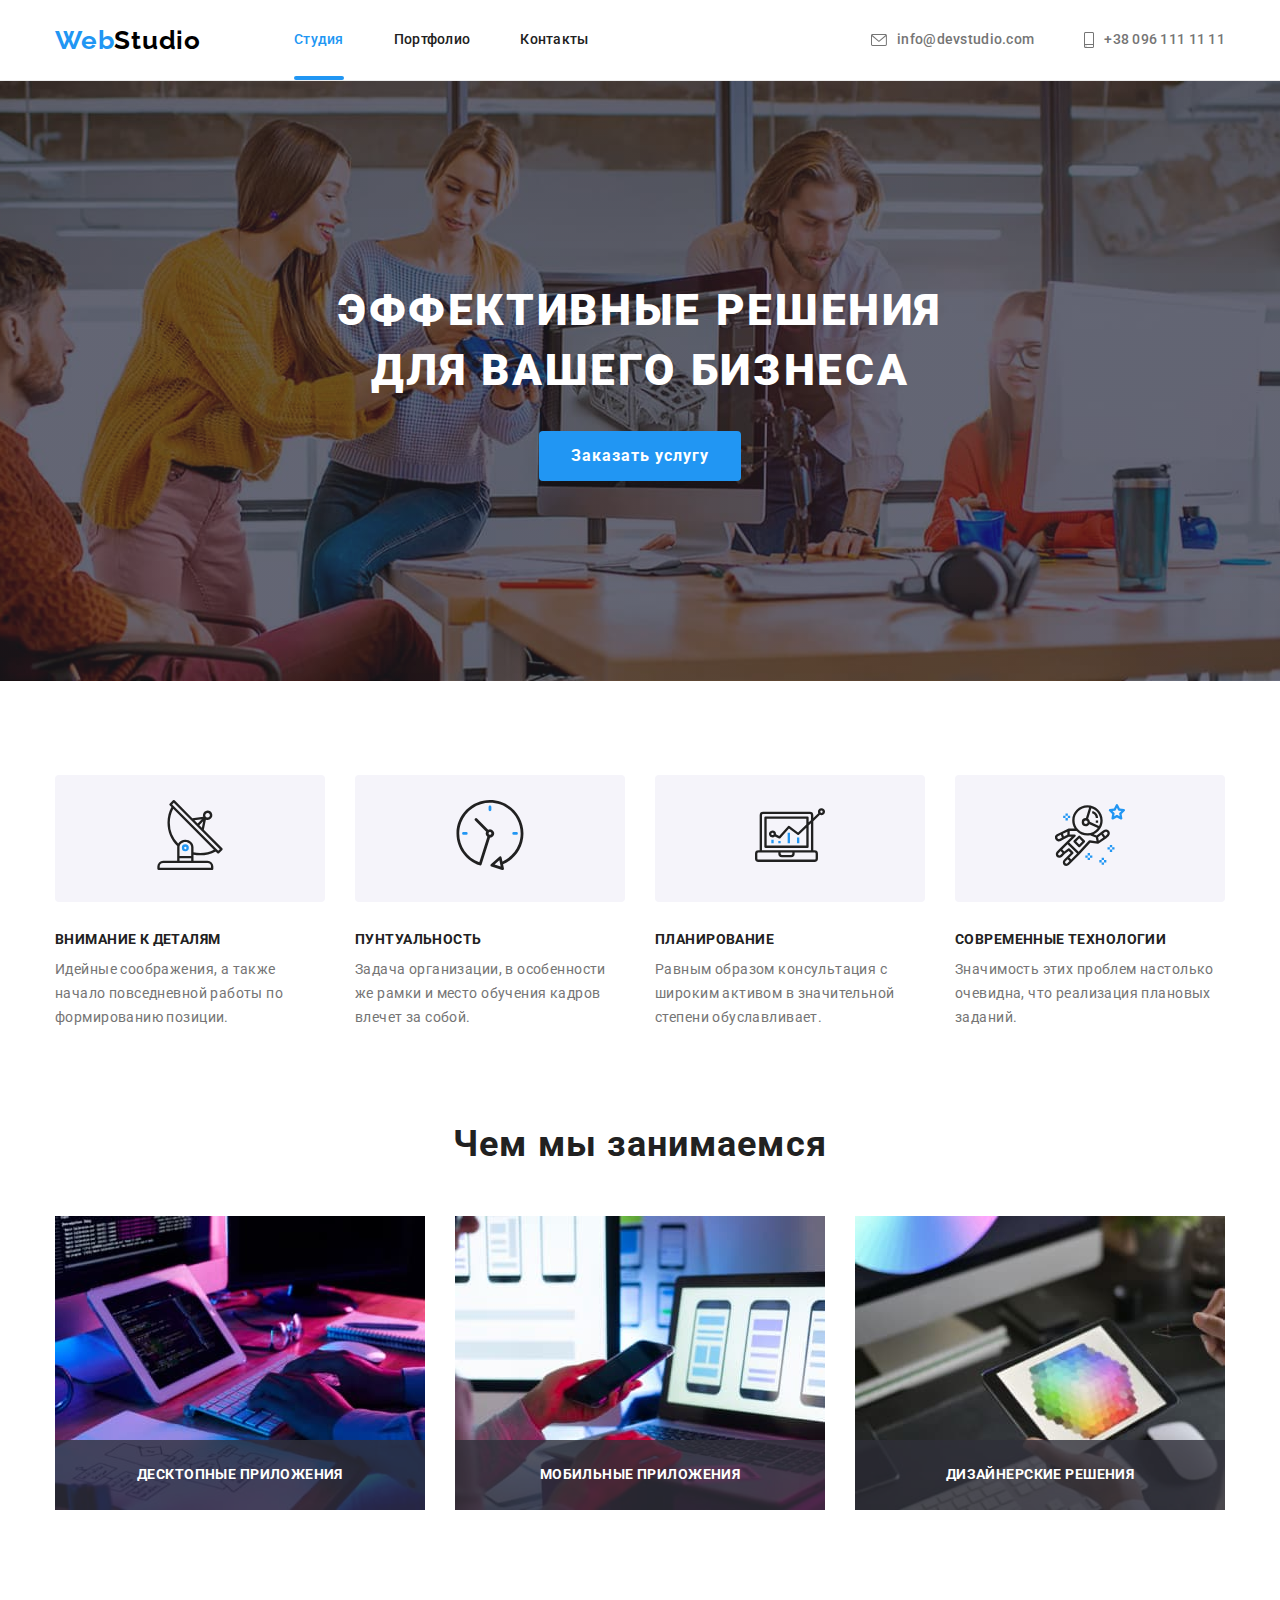
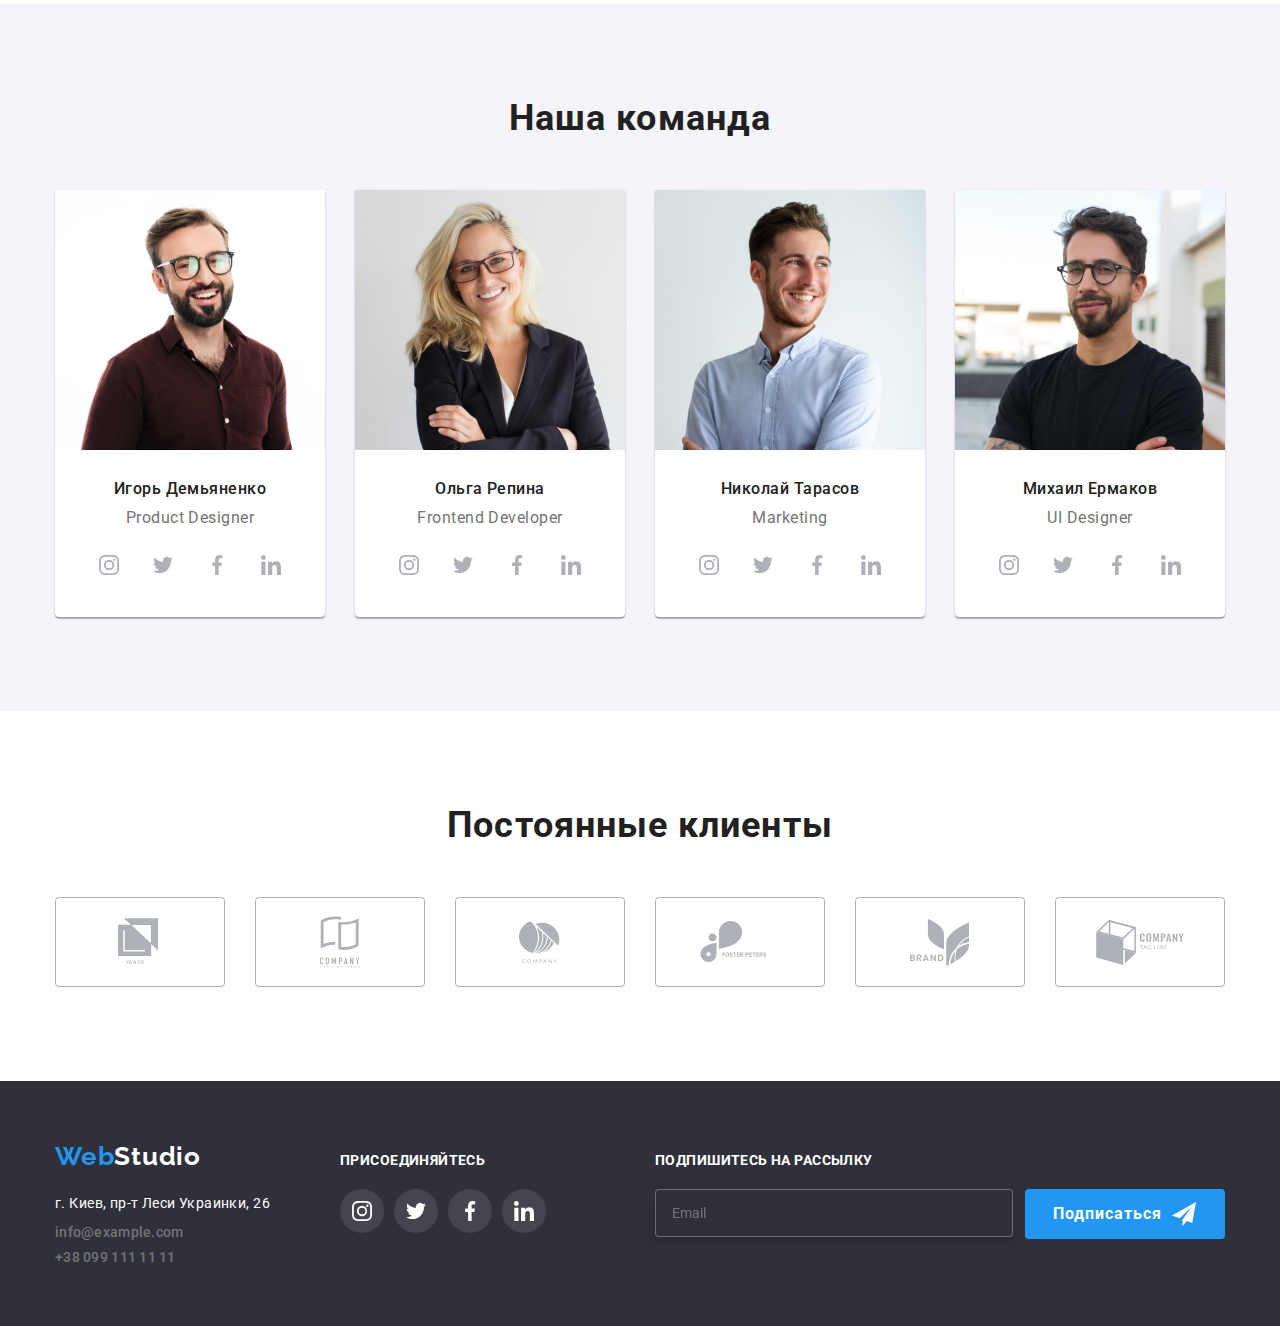
<file: index.html>
<!DOCTYPE html>
<html lang="ru">

<head>
    <meta charset="UTF-8">
    <meta name="viewport" content="width=device-width, initial-scale=1.0">
    <title>WebStudio</title>
    <link rel="preconnect" href="https://fonts.gstatic.com">
    <link rel="stylesheet"
        href="https://cdnjs.cloudflare.com/ajax/libs/modern-normalize/1.0.0/modern-normalize.min.css">
    <link rel="stylesheet" href="./css/normalize.css">
    <link
        href="https://fonts.googleapis.com/css2?family=Raleway:wght@700&family=Roboto:wght@400;500;700;900&display=swap"
        rel="stylesheet">
    <link rel="stylesheet" href="./css/style.css">
</head>

<body>
    <header>
        <div class="attic container">
            <nav class="main-nav">
                <div class="logo">
                    <a href="./index.html" class="logo">
                        <span class="logo-left">Web</span><span class="logo-right-up">Studio</span>
                    </a>
                </div>

                <ul class="site-nav list">
                    <li class="item">
                        <a href="./index.html" class="link current">Студия</a>
                    </li>
                    <li class="item">
                        <a href="./portfolio.html" class="link transition">Портфолио</a>
                    </li>
                    <li class="item">
                        <a href="#" class="link transition">Контакты</a>
                    </li>
                </ul>
            </nav>

            <address class="contacts">
                <a href="mailto:info@devstudio.com" class="link transition">
                    <svg class="icon" width="16" height="12">
                        <use href="./images/sprite.svg#envelope"></use>
                    </svg>
                    info@devstudio.com
                </a>

                <a href="tel:+380961111111" class="link transition">
                    <svg class="icon" width="10" height="16">
                        <use href="./images/sprite.svg#smartphone"></use>
                    </svg>
                    +38 096 111 11 11</a>
            </address>
        </div>
    </header>

    <main>
        <section class="hero">
            <div class="hero-content ">
                <h1 class="hero-title">Эффективные решения<br> для вашего бизнеса</h1>
                <button class="button" href="#" data-modal-open>Заказать услугу</button>
            </div>
        </section>

        <div class="backdrop is-hidden transition" data-modal>
            <div class="modal transition">
                <button class="button-close transition" data-modal-close>
                    <svg class="icon" width="11px" height="11px">
                        <use href="./images/sprite.svg#close-kross"></use>
                    </svg>
                </button>

                <form class="form">
                    <h2 class="fieldset-title">Оставьте свои данные, мы вам перезвоним</h2>
                    <div class="fieldset">
                        <label class="field">
                            <span class="label">Имя</span>
                            <input class="input transition" type="text" name="name">
                            <svg class="icon transition" width="18" height="18">
                                <use href="./images/form-sprite.svg#person"></use>
                            </svg>
                        </label>

                        <label class="field">
                            <span class="label">Телефон</span>
                            <input class="input transition" type="tel" name="phone">
                            <svg class="icon transition" width="18" height="18">
                                <use href="./images/form-sprite.svg#phone"></use>
                            </svg>
                        </label>

                        <label class="field">
                            <span class="label">Почта</span>
                            <input class="input transition" type="mail" name="email">
                            <svg class="icon transition" width="18" height="18">
                                <use href="./images/form-sprite.svg#email"></use>
                            </svg>
                        </label>

                        <label class="field">
                            <span class="label">Комментарий</span>
                            <textarea class="input comment transition" cols="45" rows="5" placeholder="Введите текст" name="comments"></textarea>
                        </label>

                        <label class="check-field">
                            <input class="check-input visually-hidden" type="checkbox" name="agreement">
                            <svg class="icon" width="16" height="15">
                                <use href="./images/form-sprite.svg#icon-check"></use>
                            </svg>
                            <span>Соглашаюсь с рассылкой и принимаю <a href="#" class="link">Условия договора</a></span>
                        </label>

                        <button class="btn-submit" type="submit">
                            <span class="submit-text">Отправить</span>
                        </button>
                    </div>
                </form>
                
            </div>
        </div>
        <section class="preferences">
            <h2 class="visually-hidden">Преимущества</h2>
            <div class="container">
                <ul class="preferences-list list">
                    <li class="preference">
                        <div class="preferences-icon">
                            <svg class="icon" width="70" height="70">
                                <use href="./images/sprite.svg#antenna"></use>
                            </svg>
                        </div>
                        <h3 class="preferences-title">внимание к деталям</h3>
                        <p>Идейные соображения, а также начало повседневной работы по формированию позиции.</p>
                    </li>
                    <li class="preference">
                        <div class="preferences-icon">
                            <svg class="icon" width="70" height="70">
                                <use href="./images/sprite.svg#clock"></use>
                            </svg>
                        </div>
                        <h3 class="preferences-title">пунтуальность</h3>
                        <p>Задача организации, в особенности же рамки и место обучения кадров влечет за собой.</p>
                    </li>
                    <li class="preference">
                        <div class="preferences-icon">
                            <svg class="icon" width="70" height="70">
                                <use href="./images/sprite.svg#diagram"></use>
                            </svg>
                        </div>
                        <h3 class="preferences-title">планирование</h3>
                        <p>Равным образом консультация с широким активом в значительной степени обуславливает.</p>
                    </li>
                    <li class="preference">
                        <div class="preferences-icon">
                            <svg class="icon" width="70" height="70">
                                <use href="./images/sprite.svg#astronaut"></use>
                            </svg>
                        </div>
                        <h3 class="preferences-title">современные технологии</h3>
                        <p>Значимость этих проблем настолько очевидна, что реализация плановых заданий.</p>
                    </li>
                </ul>
            </div>
        </section>
        <section class="presentation">
            <div class="container">
                <h2 class="title-h2">Чем мы занимаемся</h2>
                <ul class="examples list">
                    <li class="examples-item">
                        <img class="card-img" src="./images/Программируем.jpg" width="370" alt="Адаптируем">
                        <p class="examples-text">десктопные приложения</p>
                    </li>
                    <li class="examples-item">
                        <img class="card-img" src="./images/Адапптируем.jpg" width="370" alt="Дизайн">
                        <p class="examples-text">мобильные приложения</p>
                    </li>
                    <li class="examples-item">
                        <img class="card-img" src="./images/Дизайн.jpg" width="370" alt="Программируем">
                        <p class="examples-text">дизайнерские решения</p>
                    </li>
                </ul>
            </div>
        </section>
        <section class="team">
            <h2 class="title-h2">Наша команда</h2>
            <div class="container">
                <ul class="team-list list">
                    <li class="member">
                        <img class="card-img" src="./images/Игорь.jpg" width="270" alt="Игорь Демьяненко">
                        <div class="member-info">
                            <h3>Игорь Демьяненко</h3>
                            <p class="profession">Product Designer</p>
                        </div>
                        <ul class="socials list">
                            <li class="socials-item">
                                <a class="socials-link transition" href="#">
                                    <svg class="icon transition" width="20" height="20">
                                        <use href="./images/sprite.svg#instagram"></use>
                                    </svg>
                                </a>
                            </li>
                            <li class="socials-item">
                                <a class="socials-link transition" href="#">
                                    <svg class="icon transition" width="20" height="20">
                                        <use href="./images/sprite.svg#twitter"></use>
                                    </svg>
                                </a>
                            </li>
                            <li class="socials-item">
                                <a class="socials-link transition" href="#">
                                    <svg class="icon transition" width="20" height="20">
                                        <use href="./images/sprite.svg#facebook"></use>
                                    </svg>
                                </a>
                            </li>
                            <li class="socials-item">
                                <a class="socials-link transition" href="#">
                                    <svg class="icon transition" width="20" height="20">
                                        <use href="./images/sprite.svg#linkedin"></use>
                                    </svg>
                                </a>
                            </li>
                        </ul>
                    </li>
                    <li class="member">
                        <img class="card-img" src="./images/Ольга.jpg" width="270" alt="Ольга Репина">
                        <div class="member-info">
                            <h3>Ольга Репина</h3>
                            <p class="profession">Frontend Developer</p>
                        </div>
                        <ul class="socials list">
                            <li class="socials-item">
                                <a class="socials-link transition" href="#">
                                    <svg class="icon transition" width="20" height="20">
                                        <use href="./images/sprite.svg#instagram"></use>
                                    </svg>
                                </a>
                            </li>
                            <li class="socials-item">
                                <a class="socials-link transition" href="#">
                                    <svg class="icon transition" width="20" height="20">
                                        <use href="./images/sprite.svg#twitter"></use>
                                    </svg>
                                </a>
                            </li>
                            <li class="socials-item">
                                <a class="socials-link transition" href="#">
                                    <svg class="icon transition" width="20" height="20">
                                        <use href="./images/sprite.svg#facebook"></use>
                                    </svg>
                                </a>
                            </li>
                            <li class="socials-item">
                                <a class="socials-link transition" href="#">
                                    <svg class="icon transition" width="20" height="20">
                                        <use href="./images/sprite.svg#linkedin"></use>
                                    </svg>
                                </a>
                            </li>
                        </ul>
                    </li>
                    <li class="member">
                        <img class="card-img" src="./images/Николай.jpg" width="270" alt="Николай Тарасов">
                        <div class="member-info">
                            <h3>Николай Тарасов</h3>
                            <p class="profession">Marketing</p>
                        </div>
                        <ul class="socials list">
                            <li class="socials-item">
                                <a class="socials-link transition" href="#">
                                    <svg class="icon transition" width="20" height="20">
                                        <use href="./images/sprite.svg#instagram"></use>
                                    </svg>
                                </a>
                            </li>
                            <li class="socials-item">
                                <a class="socials-link transition" href="#">
                                    <svg class="icon transition" width="20" height="20">
                                        <use href="./images/sprite.svg#twitter"></use>
                                    </svg>
                                </a>
                            </li>
                            <li class="socials-item">
                                <a class="socials-link transition" href="#">
                                    <svg class="icon transition" width="20" height="20">
                                        <use href="./images/sprite.svg#facebook"></use>
                                    </svg>
                                </a>
                            </li>
                            <li class="socials-item">
                                <a class="socials-link transition" href="#">
                                    <svg class="icon transition" width="20" height="20">
                                        <use href="./images/sprite.svg#linkedin"></use>
                                    </svg>
                                </a>
                            </li>
                        </ul>
                    </li>
                    <li class="member">
                        <img class="card-img" src="./images/Михаил.jpg" width="270" alt="Михаил Ермаков">
                        <div class="member-info">
                            <h3>Михаил Ермаков</h3>
                            <p class="profession">UI Designer</p>
                        </div>
                        <ul class="socials list">
                            <li class="socials-item">
                                <a class="socials-link transition" href="#">
                                    <svg class="icon transition" width="20" height="20">
                                        <use href="./images/sprite.svg#instagram"></use>
                                    </svg>
                                </a>
                            </li>
                            <li class="socials-item">
                                <a class="socials-link transition" href="#">
                                    <svg class="icon transition" width="20" height="20">
                                        <use href="./images/sprite.svg#twitter"></use>
                                    </svg>
                                </a>
                            </li>
                            <li class="socials-item">
                                <a class="socials-link transition" href="#">
                                    <svg class="icon transition" width="20" height="20">
                                        <use href="./images/sprite.svg#facebook"></use>
                                    </svg>
                                </a>
                            </li>
                            <li class="socials-item">
                                <a class="socials-link transition" href="#">
                                    <svg class="icon transition" width="20" height="20">
                                        <use href="./images/sprite.svg#linkedin"></use>
                                    </svg>
                                </a>
                            </li>
                        </ul>
                    </li>
                </ul>
            </div>
        </section>
        <section class="regular-clients">
            <div class="container">
                <h2 class="title-h2">Постоянные клиенты</h2>
                <ul class="clients list">
                    <li class="client">
                        <a href="#" class="client-link transition">
                            <svg class="icon transition" width="44.27" height="49.23">
                                <use href="./images/sprite.svg#logo-1"></use>
                            </svg>
                        </a>
                    </li>
                    <li class="client">
                        <a href="#" class="client-link transition">
                            <svg class="icon transition" width="40" height="52">
                                <use href="./images/sprite.svg#logo-2"></use>
                            </svg>
                        </a>
                    </li>
                    <li class="client">
                        <a href="#" class="client-link transition">
                            <svg class="icon transition" width="41" height="42.6">
                                <use href="./images/sprite.svg#logo-3"></use>
                            </svg>
                        </a>
                    </li>
                    <li class="client">
                        <a href="#" class="client-link transition">
                            <svg class="icon transition" width="79.66" height="42.02">
                                <use href="./images/sprite.svg#logo-4"></use>
                            </svg>
                        </a>
                    </li>
                    <li class="client">
                        <a href="#" class="client-link transition">
                            <svg class="icon transition" width="59" height="47">
                                <use href="./images/sprite.svg#logo-5"></use>
                            </svg>
                        </a>
                    </li>
                    <li class="client">
                        <a href="#" class="client-link transition">
                            <svg class="icon transition" width="88.48" height="45.44">
                                <use href="./images/sprite.svg#logo-6"></use>
                            </svg>
                        </a>
                    </li>
                </ul>
            </div>
        </section>
    </main>
    <footer class="basement">
        <div class="bottom container">
            <div class="company-info">
                <a href="./index.html" class="logo">
                    <span class="logo-left">Web</span><span class="logo-right-down">Studio</span>
                </a>
                <address class="contacts-bottom">
                    <a href="#" class="address transition">г. Киев, пр-т Леси Украинки, 26</a>
                    <a href="mailto:info@example.com" class="link transition">info@example.com</a>
                    <a href="tel:+380991111111" class="link transition">+38 099 111 11 11</a>
                </address>
            </div>
            <div class="join">
                <h3 class="bottom-title">присоединяйтесь</h3>
                <ul class="socials list">
                    <li class="socials-item">
                        <a class="socials-link transition" href="#">
                            <svg class="icon transition" width="20" height="20">
                                <use href="./images/sprite.svg#instagram"></use>
                            </svg>
                        </a>
                    </li>
                    <li class="socials-item">
                        <a class="socials-link transition" href="#">
                            <svg class="icon transition" width="20" height="20">
                                <use href="./images/sprite.svg#twitter"></use>
                            </svg>
                        </a>
                    </li>
                    <li class="socials-item">
                        <a class="socials-link transition" href="#">
                            <svg class="icon transition" width="20" height="20">
                                <use href="./images/sprite.svg#facebook"></use>
                            </svg>
                        </a>
                    </li>
                    <li class="socials-item">
                        <a class="socials-link transition" href="#">
                            <svg class="icon transition" width="20" height="20">
                                <use href="./images/sprite.svg#linkedin"></use>
                            </svg>
                        </a>
                    </li>
                </ul>
            </div>
            <div class="subscription-section">
                <h2 class="bottom-title">подпишитесь на рассылку</h2>
                <form class="subscription" autocomplete="off">
                    <label class="subscription-field">
                        <input class="subscription-input transition" type="mail" name="subscription" placeholder="Email">
                    </label>
                    <button class="subscription-button" type="submit">
                        <span class="submit-text">Подписаться</span>
                        <svg class="icon" width="24" height="24">
                            <use href="./images/form-sprite.svg#telegram"></use>
                        </svg>
                    </button>
                </form>
            </div>
        </div>
    </footer>
    <script src="./js/modal.js"></script>
</body>

</html>
</file>
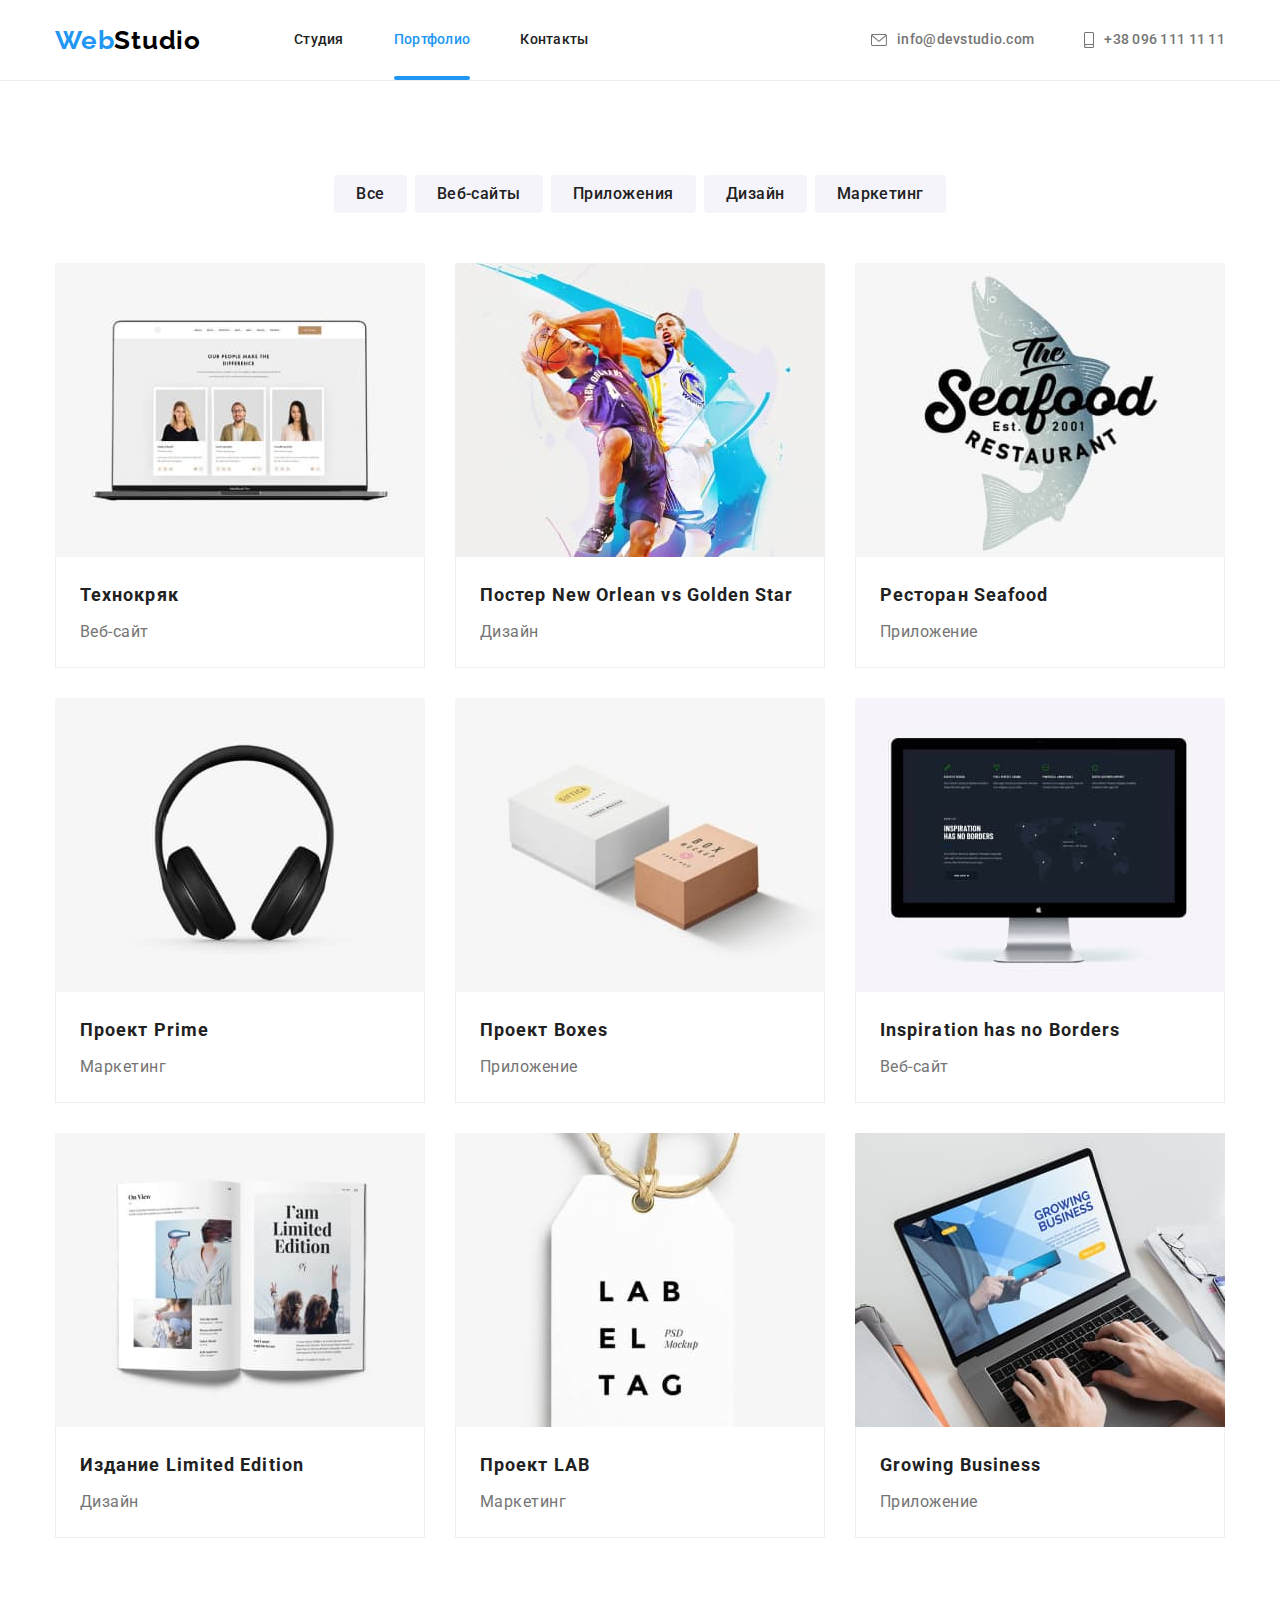
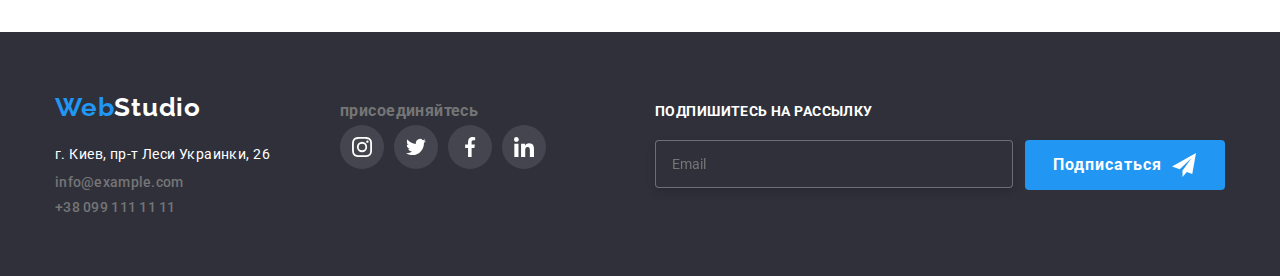
<file: portfolio.html>
<!DOCTYPE html>
<html lang="ru">
<head>
    <meta charset="UTF-8">
    <meta name="viewport" content="width=device-width, initial-scale=1.0">
    <title>WebStudio</title>
    <link rel="preconnect" href="https://fonts.gstatic.com">
    <link rel="stylesheet" href="https://cdnjs.cloudflare.com/ajax/libs/modern-normalize/1.0.0/modern-normalize.min.css">
    <link rel="stylesheet" href="./css/normalize.css">
    <link href="https://fonts.googleapis.com/css2?family=Raleway:wght@700&family=Roboto:wght@400;500;700;900&display=swap" rel="stylesheet">
    <link rel="stylesheet" href="./css/style.css">
</head>
<body>
    <header>
        <div class="attic container">
            <nav class="main-nav">
                <div class="logo">
                    <a href="./index.html" class="logo">
                        <span class="logo-left">Web</span><span class="logo-right-up">Studio</span>
                    </a>
                </div>
                <ul class="site-nav list">
                    <li class="item">
                        <a href="./index.html" class="link transition">Студия</a>
                    </li>
                    <li class="item">
                        <a href="./portfolio.html" class="link current">Портфолио</a>
                    </li>
                    <li class="item">
                        <a href="#" class="link transition">Контакты</a>
                    </li>
                </ul>
            </nav>
            <address class="contacts">
                <a href="mailto:info@devstudio.com" class="link transition">
                    <svg class="icon" width="16" height="12">
                        <use href="./images/sprite.svg#envelope"></use>
                    </svg>
                    info@devstudio.com</a>
                <a href="tel:+380961111111" class="link transition">
                    <svg class="icon" width="10" height="16">
                        <use href="./images/sprite.svg#smartphone"></use>
                    </svg>
                    +38 096 111 11 11</a>
            </address>
        </div>
    </header>
    <main>
        <section class="portfolio">
            <div class="container">
                <ul class="filter list">
                    <li class="filter-item">
                        <button class="condition">Все</button>
                    </li>
                    <li class="filter-item">
                        <button class="condition">Веб-сайты</button>
                    </li>
                    <li class="filter-item">
                        <button class="condition">Приложения</button>
                    </li>
                    <li class="filter-item">
                        <button class="condition">Дизайн</button>
                    </li>
                    <li class="filter-item">
                        <button class="condition">Маркетинг</button>
                    </li>
                </ul>
                <ul class="projects list">
                    <li class="projects-item">
                        <a href="#" class="project-link">
                            <div class="thumb">
                                <div class="overlay transition">
                                    <p class="overlay-text"> Технокряк это современная площадка распространения коронавируса. Компании используют эту платформу для цифрового
                                        шпионажа и атак на защищённые сервера конкурентов.</p>
                                </div>
                                <img class="card-img" src="./images/Portfolio/Технокряк.jpg" width="370" alt="Веб-сайт">
                            </div>
                            <div class="project-info">
                                <h3 class="project-name">Технокряк</h3>
                                <p class="project-type">Веб-сайт</p>
                            </div>
                        </a>
                    </li>
                    <li class="projects-item">
                        <a href="#" class="project-link">
                            <div class="thumb">
                                <div class="overlay transition">
                                    <p class="overlay-text"> Технокряк это современная площадка распространения коронавируса. Компании используют эту платформу для цифрового
                                        шпионажа и атак на защищённые сервера конкурентов.</p>
                                </div>
                                <img class="card-img" src="./images/Portfolio/Постер-New-Orlean-vs-Golden-Star.jpg" width="370" alt="Дизайн">
                            </div>
                            <div class="project-info">
                                <h3 class="project-name">Постер New Orlean vs Golden Star</h3>
                                <p class="project-type">Дизайн</p>
                            </div>
                        </a>
                    </li>
                    <li class="projects-item">
                        <a href="#" class="project-link">
                            <div class="thumb">
                                <div class="overlay transition">
                                    <p class="overlay-text"> Технокряк это современная площадка распространения коронавируса. Компании используют эту платформу для цифрового
                                        шпионажа и атак на защищённые сервера конкурентов.</p>
                                </div>
                                <img class="card-img" src="./images/Portfolio/Ресторан-Seafood.jpg" width="370" alt="Приложение">
                            </div>
                            <div class="project-info">
                                <h3 class="project-name">Ресторан Seafood</h3>
                                <p class="project-type">Приложение</p>
                            </div>
                        </a>
                    </li>
                    <li class="projects-item">
                        <a href="#" class="project-link">
                            <div class="thumb">
                                <div class="overlay transition">
                                    <p class="overlay-text"> Технокряк это современная площадка распространения коронавируса. Компании используют эту платформу для цифрового
                                        шпионажа и атак на защищённые сервера конкурентов.</p>
                                </div>
                                <img class="card-img" src="./images/Portfolio/Проект-Prime.jpg" width="370" alt="Маркетинг">
                            </div>
                            <div class="project-info">
                                <h3 class="project-name">Проект Prime</h3>
                                <p class="project-type">Маркетинг</p>
                            </div>
                        </a>
                    </li>
                    <li class="projects-item">
                        <a href="#" class="project-link">
                            <div class="thumb">
                                <div class="overlay transition">
                                    <p class="overlay-text"> Технокряк это современная площадка распространения коронавируса. Компании используют эту платформу для цифрового
                                        шпионажа и атак на защищённые сервера конкурентов.</p>
                                </div>
                                <img class="card-img" src="./images/Portfolio/Проект-Boxes.jpg" width="370" alt="Приложение">
                            </div>
                            <div class="project-info">
                                <h3 class="project-name">Проект Boxes</h3>
                                <p class="project-type">Приложение</p>
                            </div></a>
                    </li>
                    <li class="projects-item">
                        <a href="#" class="project-link">
                            <div class="thumb">
                                <div class="overlay transition">
                                    <p class="overlay-text"> Технокряк это современная площадка распространения коронавируса. Компании используют эту платформу для цифрового
                                        шпионажа и атак на защищённые сервера конкурентов.</p>
                                </div>
                                <img class="card-img" src="./images/Portfolio/Inspiration-has-no-borders.jpg" width="370" alt="Веб-сайт">
                            </div>
                            <div class="project-info">
                                <h3 class="project-name">Inspiration has no Borders</h3>
                                <p class="project-type">Веб-сайт</p>
                            </div>
                        </a>
                    </li>
                    <li class="projects-item">
                        <a href="#" class="project-link">
                            <div class="thumb">
                                <div class="overlay transition">
                                    <p class="overlay-text"> Технокряк это современная площадка распространения коронавируса. Компании используют эту платформу для цифрового
                                        шпионажа и атак на защищённые сервера конкурентов.</p>
                                </div>
                                <img class="card-img" src="./images/Portfolio/Издание-Limited-edition.jpg" width="370" alt="Дизайн">
                            </div>
                            <div class="project-info">
                                <h3 class="project-name">Издание Limited Edition</h3>
                                <p class="project-type">Дизайн</p>
                            </div>
                        </a>
                    </li>
                    <li class="projects-item">
                        <a href="#" class="project-link">
                            <div class="thumb">
                                <div class="overlay transition">
                                    <p class="overlay-text"> Технокряк это современная площадка распространения коронавируса. Компании используют эту платформу для цифрового
                                        шпионажа и атак на защищённые сервера конкурентов.</p>
                                </div>
                                <img class="card-img" src="./images/Portfolio/Проект-LAB.jpg" width="370" alt="Маркетинг">
                            </div>
                            <div class="project-info">
                                <h3 class="project-name">Проект LAB</h3>
                                <p class="project-type">Маркетинг</p>
                            </div>
                        </a>
                    </li>
                    <li class="projects-item">
                        <a href="#" class="project-link">
                            <div class="thumb">
                                <div class="overlay transition">
                                    <p class="overlay-text"> Технокряк это современная площадка распространения коронавируса. Компании используют эту платформу для цифрового
                                        шпионажа и атак на защищённые сервера конкурентов.</p>
                                </div>
                                <img class="card-img" src="./images/Portfolio/Growing-business.jpg" width="370" alt="Приложение">
                            </div>
                            <div class="project-info">
                                <h3 class="project-name">Growing Business</h3>
                                <p class="project-type">Приложение</p>
                            </div>
                        </a>
                    </li>
                </ul>
            </div>
        </section>
    </main>
    <footer class="basement">
        <div class="bottom container">
            <div class="company-info">
                <a href="./index.html" class="logo">
                    <span class="logo-left">Web</span><span class="logo-right-down">Studio</span>
                </a>
                <address class="contacts-bottom">
                    <a href="#" class="address transition">г. Киев, пр-т Леси Украинки, 26</a>
                    <a href="mailto:info@example.com" class="link transition">info@example.com</a>
                    <a href="tel:+380991111111" class="link transition">+38 099 111 11 11</a>
                </address>
            </div>
            <div class="join">
                <h3 class="join-title">присоединяйтесь</h3>
                <ul class="socials list">
                    <li class="socials-item">
                        <a class="socials-link transition" href="#">
                            <svg class="icon transition" width="20" height="20">
                                <use href="./images/sprite.svg#instagram"></use>
                            </svg>
                        </a>
                    </li>
                    <li class="socials-item">
                        <a class="socials-link transition" href="#">
                            <svg class="icon transition" width="20" height="20">
                                <use href="./images/sprite.svg#twitter"></use>
                            </svg>
                        </a>
                    </li>
                    <li class="socials-item">
                        <a class="socials-link transition" href="#">
                            <svg class="icon transition" width="20" height="20">
                                <use href="./images/sprite.svg#facebook"></use>
                            </svg>
                        </a>
                    </li>
                    <li class="socials-item">
                        <a class="socials-link transition" href="#">
                            <svg class="icon transition" width="20" height="20">
                                <use href="./images/sprite.svg#linkedin"></use>
                            </svg>
                        </a>
                    </li>
                </ul>
            </div>
            <div class="subscription-section">
                <h2 class="bottom-title">подпишитесь на рассылку</h2>
                <form class="subscription" autocomplete="off">
                    <label class="subscription-field">
                        <input class="subscription-input transition" type="mail" name="subscription" placeholder="Email">
                    </label>
                    <button class="subscription-button" type="submit">
                        <span class="submit-text">Подписаться</span>
                        <svg class="icon" width="24" height="24">
                            <use href="./images/form-sprite.svg#telegram"></use>
                        </svg>
                    </button>
                </form>
            </div>
        </div>
    </footer>
</body>
</html>
</file>
<file: css/style.css>
*,
*::before,
*::after {
  box-sizing: border-box;
}

a {
  text-decoration: none;
}

address {
  font-style: normal;
}

p,
h2,
h3 {
  margin: 0;
}

h3 {
  margin: 0;
}

input {
  padding: 0;
}

button {
  border: none;
}

.list {
  padding: 0;
  margin: 0;
  list-style: none;
}

.container {
  margin-left: auto;
  margin-right: auto;
  width: 1200px;
  padding-left: 15px;
  padding-right: 15px;
}

.card-img {
  display: block;
}

.transition {
  transition: 250ms cubic-bezier(0.4, 0, 0.2, 1);
}

:root {
  --primary-bg-color: #ffffff;
  --secondary-bg-color: #2f303a;
  --another-bg-color: #f5f4fa;
  --primary-text-color: #757575;
  --secondary-text-color: #212121;
  --accent-text-color: #2196f3;
  --studio-text-color: #000000;
  --border-color-header: #ececec;
  --border-color-projects: #eeeeee;
  --background-color: #c4c4c4;
  --icon-color: #afb1b8;
}

body {
  background-color: var(--primary-bg-color);
  color: var(--primary-text-color);

  font-family: "Roboto", sans-serif;
  margin: 0;
  font-size: 14px;
  line-height: 1.71;
  letter-spacing: 0.03em;
}

/* Logo */

.logo {
  font-family: "Raleway", sans-serif;
  font-weight: 700;
  font-size: 26px;
  line-height: 1.19;
  letter-spacing: 0.03em;
}

.logo-left {
  color: var(--accent-text-color);
}

.logo-right-up {
  color: var(--studio-text-color);
}

.logo-right-down {
  color: var(--primary-bg-color);
}

/* Site nav */

header {
  border-bottom: 1px solid var(--border-color-header);
}

.attic {
  display: flex;
  align-items: center;
}

.site-nav {
  display: flex;
  align-items: center;
  margin-left: 93px;
}

.main-nav {
  display: flex;
  align-items: center;
}

.site-nav .link {
  color: var(--secondary-text-color);
  font-weight: 500;
  font-size: 14px;
  line-height: 1.14;
  letter-spacing: 0.02em;

  display: block;
  padding-top: 32px;
  padding-bottom: 32px;
  position: relative;
}

.site-nav .item + .item {
  margin-left: 50px;
}

.link:hover,
.link:focus {
  color: var(--accent-text-color);
}

.site-nav .link.current {
  color: var(--accent-text-color);
}

.current::after {
  content: "";
  position: absolute;
  left: 0;
  bottom: 0;
  width: 100%;
  height: 4px;
  background-color: var(--accent-text-color);
  border-radius: 2px;
}

.contacts {
  display: flex;
  margin-left: auto;
}

.contacts .link {
  display: flex;
  align-items: center;
}

.contacts .icon {
  margin-right: 10px;
}

.contacts .link,
.contacts-bottom .link {
  color: var(--primary-text-color);
  font-weight: 500;
  font-size: 14px;
  line-height: 1.14;
  letter-spacing: 0.02em;
}

.contacts .link:nth-child(2n) {
  margin-left: 50px;
}

.contacts .link:hover,
.contacts .link:focus,
.contacts-bottom .link:hover,
.contacts-bottom .link:focus {
  color: var(--accent-text-color);
}

.icon {
  fill: currentColor;
}

/* Hero */

.hero {
  background-color: var(--background-color);
  background-image: linear-gradient(
      to right,
      rgba(47, 48, 58, 0.4),
      rgba(47, 48, 58, 0.4)
    ),
    url(../images/hero.jpg);
  background-repeat: no-repeat;
  background-size: cover;
  background-position: center;
  max-width: 1600px;
  margin-left: auto;
  margin-right: auto;
}

.hero-title {
  margin-top: 0;
  margin-bottom: 30px;

  color: var(--primary-bg-color);
  font-weight: 900;
  font-size: 44px;
  line-height: 1.36;

  letter-spacing: 0.06em;
  text-transform: uppercase;
}

.hero-content {
  text-align: center;
  padding-top: 200px;
  padding-bottom: 200px;
}

.button {
  background-color: var(--accent-text-color);
  color: var(--primary-bg-color);
  display: inline-block;
  text-align: center;
  padding: 10px 32px;
  border-radius: 4px;
  border: none;
  cursor: pointer;
  outline: none;

  font-weight: 700;
  font-size: 16px;
  line-height: 1.87;
  letter-spacing: 0.06em;
}
/* Modal */

.backdrop {
  position: fixed;
  top: 0;
  left: 0;
  width: 100%;
  height: 100%;
  background: rgba(0, 0, 0, 0.2);
  z-index: 2;

  opacity: 1;
  transition-property: opacity;
}

.is-hidden {
  opacity: 0;
  pointer-events: none;
}

.modal {
  position: absolute;
  top: 50%;
  left: 50%;
  transform: translate(-50%, -50%) scale(1);
  transition-property: transform;
  padding: 40px;

  width: 528px;
  height: 581px;

  background: var(--primary-bg-color);
  box-shadow: 0px 1px 3px rgba(0, 0, 0, 0.12), 0px 1px 1px rgba(0, 0, 0, 0.14),
    0px 2px 1px rgba(0, 0, 0, 0.2);
  border-radius: 4px;
}

.backdrop.is-hidden .modal {
  transform: translate(-50%, -50%) scale(1.1);
}

.button-close {
  position: absolute;
  top: 8px;
  right: 8px;
  width: 30px;
  height: 30px;
  padding: 0;

  display: flex;
  justify-content: center;
  align-items: center;

  color: var(--studio-text-color);
  background-color: var(--primary-bg-color);
  border-radius: 50%;
  border: 1px solid rgba(0, 0, 0, 0.1);
  cursor: pointer;
  outline-color: var(--accent-text-color);
}

.button-close:hover {
  color: var(--accent-text-color);
}

.form {
  display: flex;
  flex-direction: column;
}

.fieldset-title {
  margin-bottom: 12px;
  font-weight: 700;
  font-size: 20px;
  line-height: 1.15;
  text-align: center;
  letter-spacing: 0.03em;
  color: var(--secondary-text-color);
}

.field {
  position: relative;
  display: flex;
  flex-direction: column;
}

.field .icon {
  position: absolute;
  bottom: 11px;
  left: 12px;
  display: inline-block;
  color: var(--studio-text-color);
}

.field + .field {
  margin-top: 10px;
}

.label {
  font-weight: 400;
  font-size: 12px;
  line-height: 1.16;
  letter-spacing: 0.01em;
  margin-bottom: 4px;
}

.input {
  padding-top: 10px;
  padding-bottom: 10px;
  padding-left: 42px;
  border: 1px solid rgba(33, 33, 33, 0.2);
  box-sizing: border-box;
  border-radius: 4px;
  cursor: text;
  font-size: 16px;
}

.input:focus {
  outline: none;
  border-color: var(--accent-text-color);
}

.input:focus + .icon {
  color: var(--accent-text-color);
}

.comment {
  padding: 12px 16px;
  margin-bottom: 20px;
  resize: none;
}

.comment::placeholder {
  font-weight: 400;
  font-size: 14px;
  line-height: 1.14;
  letter-spacing: 0.01em;
  color: rgba(117, 117, 117, 0.5);
}

.check-field {
  display: flex;
  align-items: center;
  justify-content: center;

  margin-bottom: 30px;
}

.check-field:hover {
  cursor: pointer;
}

.check-field .link {
  text-decoration: underline;
  color: var(--accent-text-color);
}

.check-field .icon {
  display: inline-block;
  border: 2px solid var(--studio-text-color);
  border-radius: 2px;
  margin-right: 8px;
}

.check-input:focus + .icon {
  box-shadow: 0 0 0 2px var(--accent-text-color);
  transition: 250ms cubic-bezier(0.4, 0, 0.2, 1);
}

.check-input:checked + .icon {
  background-color: var(--accent-text-color);
  background-origin: border-box;
  border: none;
  box-shadow: none;

  transition: 250ms cubic-bezier(0.4, 0, 0.2, 1);
}

.btn-submit {
  display: block;
  width: 200px;
  height: 50px;
  padding: 10px 55px;
  box-shadow: 0px 4px 4px rgba(0, 0, 0, 0.15);
  border-color: var(--accent-text-color);
  border-radius: 4px;
  background-color: var(--accent-text-color);
  margin-left: auto;
  margin-right: auto;
}

.btn-submit:hover {
  cursor: pointer;
}

.submit-text {
  font-weight: 700;
  font-size: 16px;
  line-height: 1.87;
  letter-spacing: 0.06em;
  color: var(--primary-bg-color);
}

/* Preferences */

.visually-hidden {
  position: absolute;
  width: 1px;
  height: 1px;
  margin: -1px;
  border: 0;
  padding: 0;
  clip: rect(0 0 0 0);
  overflow: hidden;
}

.preferences-list {
  display: flex;
}

.preferences-title {
  margin-top: 0;
  margin-bottom: 10px;
  color: var(--secondary-text-color);
  font-weight: 700;
  font-size: 14px;
  line-height: 1.14;
  letter-spacing: 0.03em;
  text-transform: uppercase;
}

.preferences {
  padding-top: 94px;
  padding-bottom: 94px;
}

.preference {
  margin-top: 0;
  width: 270px;
}

.preference + .preference {
  margin-left: 30px;
}

.preferences-icon {
  background-color: var(--another-bg-color);
  border-radius: 4px;
  padding: 25px 100px;
  margin-bottom: 30px;
}

/* Presentation */

.presentation .title-h2,
.team .title-h2,
.regular-clients .title-h2 {
  color: var(--secondary-text-color);
  font-weight: 700;
  font-size: 36px;
  line-height: 1.16;
  text-align: center;
  letter-spacing: 0.03em;
  margin-top: 0;
  margin-bottom: 50px;
}

.presentation {
  padding-bottom: 94px;
}

.examples {
  display: flex;
}

.examples-item {
  width: calc(100% - 60px / 3);
  position: relative;
  z-index: 1;
}

.examples-item + .examples-item {
  margin-left: 30px;
}

/* .examples-item::after {
  position: absolute;
  left: 0;
  bottom: 0;
  width: 100%;
  height: 70px;
  background-color: rgba(47, 48, 58, 0.8);

  font-weight: 700;
  font-size: 14px;
  line-height: 1.14;
  text-align: center;
  letter-spacing: 0.03em;
  text-transform: uppercase;
  color: var(--primary-bg-color);
  padding-top: 27px;
  padding-bottom: 27px;
} */

.examples-text {
  position: absolute;
  bottom: 0;
  width: 100%;
  height: 70px;
  background-color: rgba(47, 48, 58, 0.8);

  font-weight: 700;
  font-size: 14px;
  line-height: 1.14;
  text-align: center;
  letter-spacing: 0.03em;
  text-transform: uppercase;
  color: var(--primary-bg-color);
  padding-top: 27px;
  padding-bottom: 27px;
}

/* Team */

.team {
  background-color: var(--another-bg-color);
  padding-top: 94px;
  padding-bottom: 94px;
}

.team-list {
  display: flex;
}

.member-info {
  padding-top: 30px;
  margin-bottom: 16px;
}

.member {
  text-align: center;
  background-color: var(--primary-bg-color);
  box-shadow: 0px 1px 3px rgba(0, 0, 0, 0.12), 0px 1px 1px rgba(0, 0, 0, 0.14),
    0px 2px 1px rgba(0, 0, 0, 0.2);
  border-radius: 0px 0px 4px 4px;
}

.member + .member {
  margin-left: 30px;
}

.member h3 {
  color: var(--secondary-text-color);
  font-weight: 500;
  font-size: 16px;
  line-height: 1.18;
  letter-spacing: 0.03em;
  margin-bottom: 10px;
}

.profession {
  font-weight: 400;
  font-size: 16px;
  line-height: 1.18;
  letter-spacing: 0.03em;
}

.socials {
  padding-left: 32px;
  padding-right: 32px;
  padding-bottom: 30px;
  display: flex;
}

.socials-item + .socials-item {
  margin-left: 10px;
}

.socials-link {
  display: flex;
  justify-content: center;
  align-items: center;
  width: 44px;
  height: 44px;
  border-radius: 50%;
  color: var(--icon-color);
  background-color: rgba(255, 255, 255, 0.1);

  transition-property: background-color;
}

.socials-link:hover,
.socials-link:focus {
  background-color: var(--accent-text-color);
  color: var(--primary-bg-color);
}

/* Cliens */

.regular-clients {
  padding-top: 94px;
  padding-bottom: 94px;
}

.clients {
  display: flex;
}

.client {
  width: calc((100% - 150px) / 6);
}

.client-link {
  display: flex;
  justify-content: center;
  align-items: center;
  border: 1px solid #afb1b8;
  border-radius: 4px;
  width: 170px;
  height: 90px;
  color: var(--icon-color);

  transition-property: border-color;
}

.client-link:hover,
.client-link:focus {
  color: var(--accent-text-color);
  border-color: var(--accent-text-color);
}

.client + .client {
  margin-left: 30px;
}

/* Footer */

.basement {
  background-color: var(--secondary-bg-color);
  padding-top: 60px;
  padding-bottom: 60px;
}

.address {
  color: var(--primary-bg-color);
  font-weight: 400;
  font-size: 14px;
  line-height: 1.71;
  letter-spacing: 0.03em;
}

.address:hover,
.address:focus {
  color: var(--accent-text-color);
}

.contacts-bottom {
  display: flex;
  flex-direction: column;
}

.contacts-bottom .link {
  margin-top: 9px;
}

.basement .logo {
  display: block;
  margin-bottom: 20px;
}

.bottom {
  display: flex;
  align-items: baseline;
}

.join {
  margin-left: 70px;
}

.bottom-title {
  margin-bottom: 20px;
  color: var(--primary-bg-color);
  font-weight: 700;
  font-size: 14px;
  line-height: 1.14;
  letter-spacing: 0.03em;
  text-transform: uppercase;
}

.join .socials {
  padding: 0;
}

.join .socials-link {
  color: var(--primary-bg-color);
}

.subscription-section {
  margin-left: auto;
}

.subscription {
  display: flex;
}

.subscription-input {
  display: block;
  width: 358px;
  padding: 15px 16px;
  border: 1px solid rgba(255, 255, 255, 0.3);
  box-sizing: border-box;
  filter: drop-shadow(0px 4px 4px rgba(0, 0, 0, 0.15));
  border-radius: 4px;
  background-color: var(--secondary-bg-color);
  color: var(--primary-bg-color);
}

.subscription-input:focus {
  outline: none;
  box-shadow: 0 0 0 1px var(--primary-bg-color);
}

.subscription-button {
  display: flex;
  align-items: center;
  width: 200px;
  height: 50px;
  background-color: var(--accent-text-color);
  margin-left: 12px;
  padding: 10px 28px;
  border-color: var(--accent-text-color);
  border-radius: 4px;
}

.subscription-button:hover {
  cursor: pointer;
}

.subscription .icon {
  display: inline-block;
  margin-left: 10px;
}

/* Portfolio */

.portfolio {
  padding-top: 94px;
  padding-bottom: 94px;
}

/* Filter */

.condition {
  background-color: var(--another-bg-color);
  border-style: none;
  border-radius: 4px;

  font-family: "Roboto", sans-serif;
  color: var(--secondary-text-color);
  font-weight: 500;
  font-size: 16px;
  line-height: 1.62;
  letter-spacing: 0.03em;

  padding: 6px 22px;

  transition: background-color 250ms cubic-bezier(0.4, 0, 0.2, 1),
    color 250ms cubic-bezier(0.4, 0, 0.2, 1);
}

.condition:hover,
.condition:focus {
  background-color: var(--accent-text-color);
  color: var(--primary-bg-color);
  box-shadow: 0px 3px 1px rgba(0, 0, 0, 0.1), 0px 1px 2px rgba(0, 0, 0, 0.08),
    0px 2px 2px rgba(0, 0, 0, 0.12);
  cursor: pointer;
}

.filter {
  display: flex;
  justify-content: center;
  margin-bottom: 50px;
}

.filter-item + .filter-item {
  margin-left: 8px;
}

/* Projects */

.project-info {
  padding: 20px 24px;
  border-right: 1px solid var(--border-color-projects);
  border-bottom: 1px solid var(--border-color-projects);
  border-left: 1px solid var(--border-color-projects);
}

.project-name {
  color: var(--secondary-text-color);
  font-weight: 700;
  font-size: 18px;
  line-height: 2;
  letter-spacing: 0.06em;
  margin-bottom: 4px;
}

.project-type {
  color: var(--primary-text-color);
  font-weight: 400;
  font-size: 16px;
  line-height: 1.87;
  letter-spacing: 0.03em;
}

.projects {
  display: flex;
  flex-wrap: wrap;
}

.projects-item:not(:nth-child(3n)) {
  margin-right: 30px;
}

.projects-item:not(:nth-last-child(-n + 3)) {
  margin-bottom: 30px;
}

.projects-item:hover,
.projects-item:focus {
  box-shadow: 0px 1px 1px rgba(0, 0, 0, 0.12), 0px 4px 4px rgba(0, 0, 0, 0.06),
    1px 4px 6px rgba(0, 0, 0, 0.16);
}

.thumb {
  position: relative;
  width: 370px;
  height: 294px;
  overflow: hidden;
}

.overlay {
  position: absolute;
  top: 0;
  left: 0;
  width: 100%;
  height: 100%;
  background-color: rgba(33, 150, 243, 0.9);
  transform: translateY(100%);

  transition-property: transform;
}

.project-link {
  display: block;
}

.project-link:hover .overlay,
.project-link:focus .overlay {
  transform: translateY(0);
}

.overlay-text {
  padding: 63px 24px;
  font-weight: normal;
  font-size: 18px;
  line-height: 1.6;
  letter-spacing: 0.03em;
  color: var(--primary-bg-color);
}
</file>
